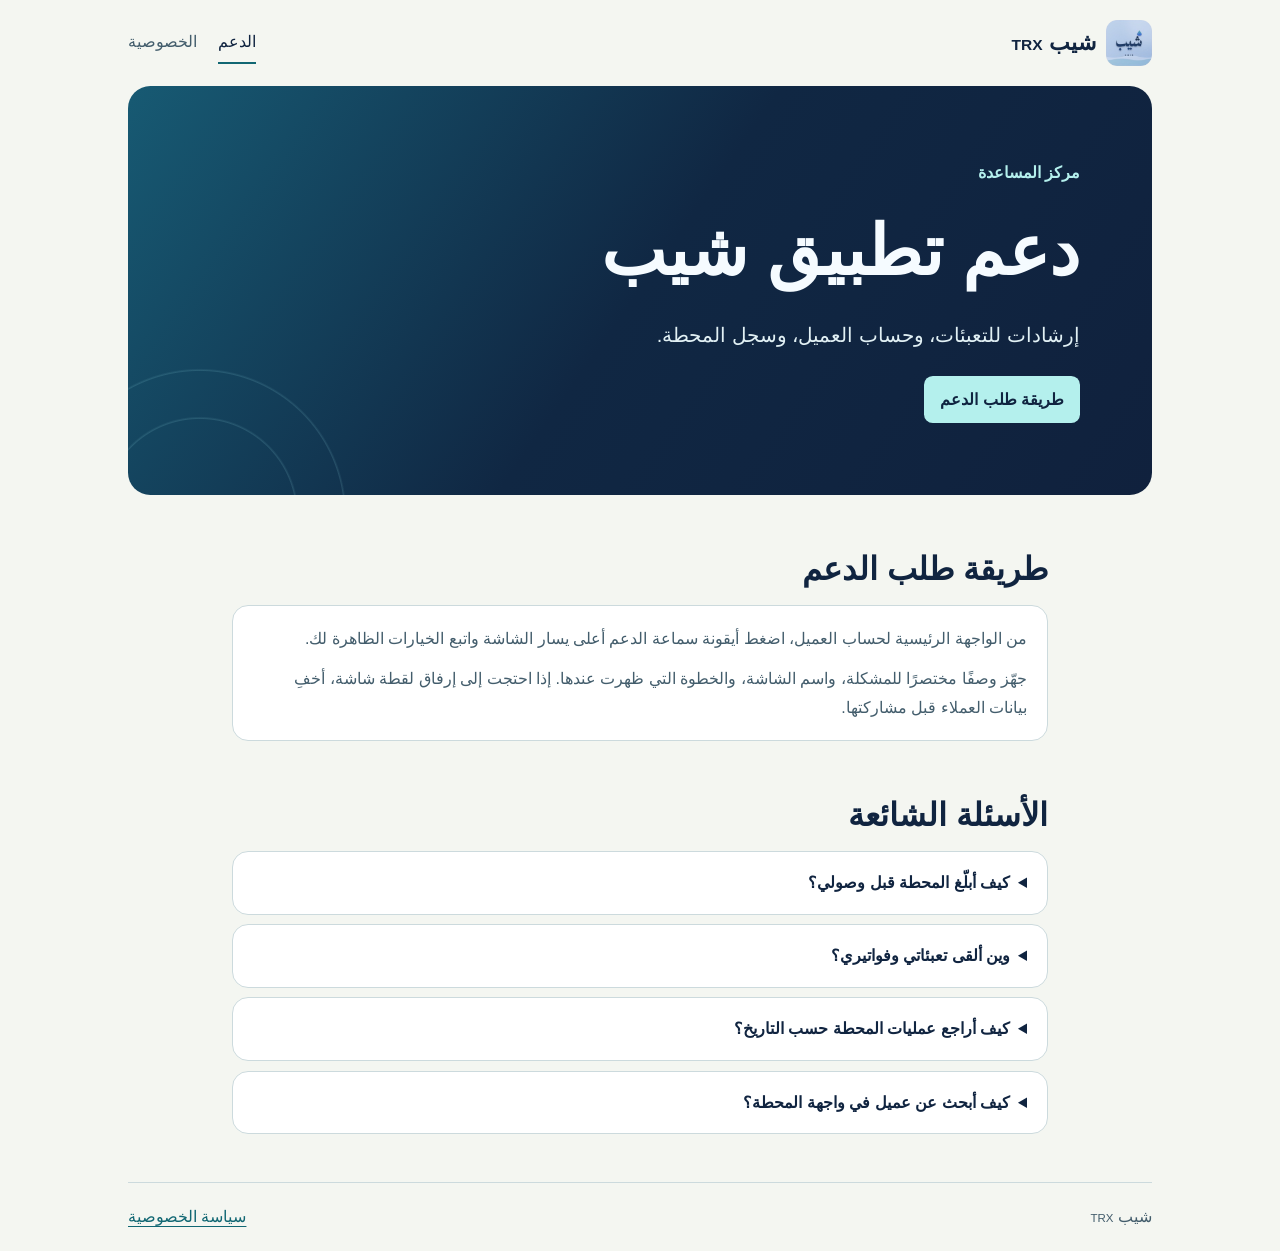
<file: index.html>
<!doctype html>
<html lang="ar" dir="rtl">
<head>
  <meta charset="utf-8">
  <meta name="viewport" content="width=device-width, initial-scale=1">
  <meta name="robots" content="noindex">
  <title>دعم شيب | TRX</title>
  <link rel="icon" href="assets/shib-icon.png" type="image/png">
  <link rel="stylesheet" href="assets/site.css">
</head>
<body>
  <a class="skip" href="#content">انتقل إلى المحتوى</a>
  <header class="shell topbar">
    <a class="brand" href="./"><img src="assets/shib-icon.png" alt="" width="46" height="46"><span>شيب <bdi>TRX</bdi></span></a>
    <nav aria-label="روابط الموقع">
      <a href="./" aria-current="page">الدعم</a>
      <a href="privacy/">الخصوصية</a>
    </nav>
  </header>
  <main class="shell" id="content">
    <section class="hero">
      <p class="eyebrow">مركز المساعدة</p>
      <h1>دعم تطبيق شيب</h1>
      <p class="intro">إرشادات للتعبئات، وحساب العميل، وسجل المحطة.</p>
      <a class="button" href="#help">طريقة طلب الدعم</a>
    </section>
    <section class="section" id="help">
      <h2>طريقة طلب الدعم</h2>
      <div class="card">
        <p>من الواجهة الرئيسية لحساب العميل، اضغط أيقونة سماعة الدعم أعلى يسار الشاشة واتبع الخيارات الظاهرة لك.</p>
        <p>جهّز وصفًا مختصرًا للمشكلة، واسم الشاشة، والخطوة التي ظهرت عندها. إذا احتجت إلى إرفاق لقطة شاشة، أخفِ بيانات العملاء قبل مشاركتها.</p>
      </div>
    </section>
    <section class="section" aria-labelledby="faq">
      <h2 id="faq">الأسئلة الشائعة</h2>
      <details><summary>كيف أبلّغ المحطة قبل وصولي؟</summary><p>من الرئيسية في حساب العميل، افتح بطاقة «أنا جاي أعبّي» واتبع الخطوات المعروضة داخل التطبيق.</p></details>
      <details><summary>وين ألقى تعبئاتي وفواتيري؟</summary><p>اختر «تعبئاتي» أو «فواتيري» من شريط التنقل في حساب العميل.</p></details>
      <details><summary>كيف أراجع عمليات المحطة حسب التاريخ؟</summary><p>في واجهة المحطة، افتح «السجل»، ثم اختر «العمليات» أو «الفواتير» وحدّد الشهر واليوم.</p></details>
      <details><summary>كيف أبحث عن عميل في واجهة المحطة؟</summary><p>افتح قسم «العملاء» واستخدم حقل البحث بالاسم أو رقم الجوال.</p></details>
    </section>
  </main>
  <footer class="shell footer"><span>شيب <bdi>TRX</bdi></span><a href="privacy/">سياسة الخصوصية</a></footer>
</body>
</html>
</file>
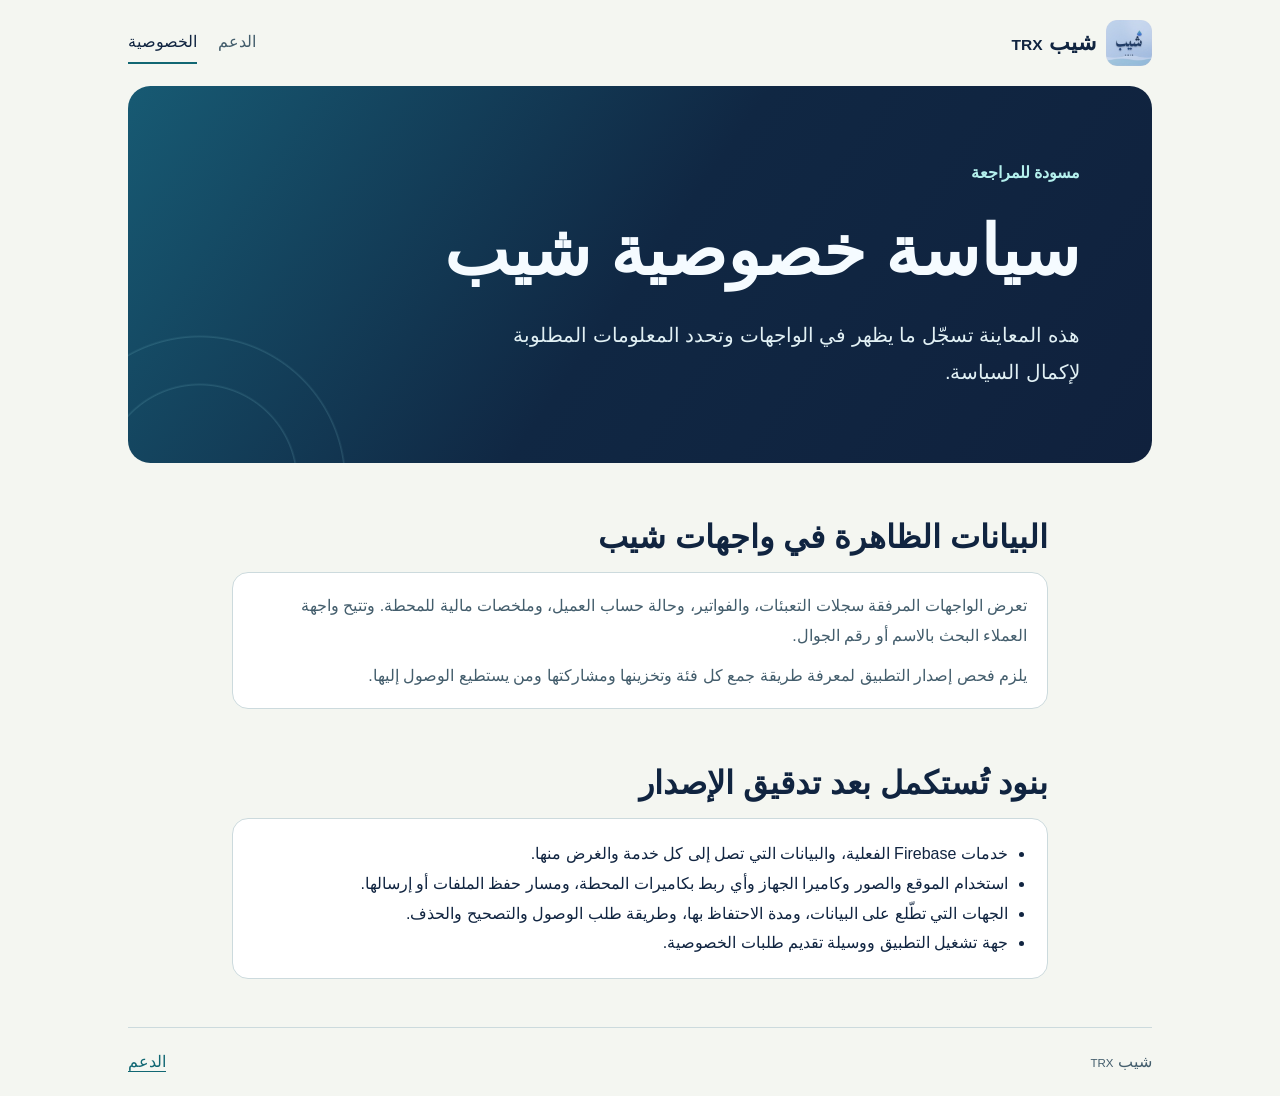
<file: privacy/index.html>
<!doctype html>
<html lang="ar" dir="rtl">
<head>
  <meta charset="utf-8">
  <meta name="viewport" content="width=device-width, initial-scale=1">
  <meta name="robots" content="noindex">
  <title>مسودة سياسة الخصوصية | شيب</title>
  <link rel="icon" href="../assets/shib-icon.png" type="image/png">
  <link rel="stylesheet" href="../assets/site.css">
</head>
<body>
  <a class="skip" href="#content">انتقل إلى المحتوى</a>
  <header class="shell topbar">
    <a class="brand" href="../"><img src="../assets/shib-icon.png" alt="" width="46" height="46"><span>شيب <bdi>TRX</bdi></span></a>
    <nav aria-label="روابط الموقع">
      <a href="../">الدعم</a>
      <a href="./" aria-current="page">الخصوصية</a>
    </nav>
  </header>
  <main class="shell" id="content">
    <section class="hero">
      <p class="eyebrow">مسودة للمراجعة</p>
      <h1>سياسة خصوصية شيب</h1>
      <p class="intro">هذه المعاينة تسجّل ما يظهر في الواجهات وتحدد المعلومات المطلوبة لإكمال السياسة.</p>
    </section>
    <section class="section" aria-labelledby="seen">
      <h2 id="seen">البيانات الظاهرة في واجهات شيب</h2>
      <div class="card">
        <p>تعرض الواجهات المرفقة سجلات التعبئات، والفواتير، وحالة حساب العميل، وملخصات مالية للمحطة. وتتيح واجهة العملاء البحث بالاسم أو رقم الجوال.</p>
        <p>يلزم فحص إصدار التطبيق لمعرفة طريقة جمع كل فئة وتخزينها ومشاركتها ومن يستطيع الوصول إليها.</p>
      </div>
    </section>
    <section class="section" aria-labelledby="pending">
      <h2 id="pending">بنود تُستكمل بعد تدقيق الإصدار</h2>
      <div class="card">
        <ul>
          <li>خدمات Firebase الفعلية، والبيانات التي تصل إلى كل خدمة والغرض منها.</li>
          <li>استخدام الموقع والصور وكاميرا الجهاز وأي ربط بكاميرات المحطة، ومسار حفظ الملفات أو إرسالها.</li>
          <li>الجهات التي تطّلع على البيانات، ومدة الاحتفاظ بها، وطريقة طلب الوصول والتصحيح والحذف.</li>
          <li>جهة تشغيل التطبيق ووسيلة تقديم طلبات الخصوصية.</li>
        </ul>
      </div>
    </section>
  </main>
  <footer class="shell footer"><span>شيب <bdi>TRX</bdi></span><a href="../">الدعم</a></footer>
</body>
</html>
</file>
<file: assets/site.css>
:root {
  color-scheme: light;
  --ink: #102440;
  --muted: #435d6c;
  --paper: #f4f6f1;
  --line: #ccdadd;
  --accent: #116773;
  --radius: 1rem;
  font-family: -apple-system, BlinkMacSystemFont, "Geeza Pro", "Noto Sans Arabic", "Segoe UI", Tahoma, Arial, sans-serif;
}

*, *::before, *::after { box-sizing: border-box; }
body { margin: 0; color: var(--ink); background: var(--paper); line-height: 1.85; }
a { color: var(--accent); text-underline-offset: .24em; }
a:focus-visible, summary:focus-visible { outline: 3px solid #278b92; outline-offset: 5px; }
.shell { width: min(100% - 2rem, 64rem); margin-inline: auto; }
.skip { position: absolute; inset: .5rem auto auto .5rem; background: white; padding: .4rem .8rem; transform: translateY(-150%); }
.skip:focus { transform: none; z-index: 2; }
.topbar, .footer { display: flex; justify-content: space-between; flex-wrap: wrap; align-items: center; gap: .9rem 1.5rem; }
.topbar { padding-block: 1.25rem; }
.brand { display: inline-flex; align-items: center; gap: .65rem; font-size: 1.35rem; font-weight: 800; color: var(--ink); text-decoration: none; }
.brand img { border-radius: .7rem; }
.brand bdi, .footer bdi { font-size: .72em; }
nav { display: flex; flex-wrap: wrap; gap: .9rem 1.3rem; }
nav a { color: var(--muted); padding-block: .3rem; text-decoration: none; }
nav [aria-current] { color: var(--ink); border-block-end: 2px solid var(--accent); }
.hero {
  border-radius: 1.4rem;
  padding: clamp(1.65rem, 6vw, 4.5rem);
  color: #f5fbff;
  background:
    radial-gradient(circle at 7% 105%, transparent 6rem, #9eeaf124 calc(6rem + 1px), transparent calc(6rem + 3px), transparent 9rem, #9eeaf124 calc(9rem + 1px), transparent calc(9rem + 3px)),
    linear-gradient(125deg, #175a73, #102743 50%, #10213d);
}
.eyebrow { margin: 0; color: #b4f0ed; font-weight: 700; }
h1 { font-size: clamp(2.2rem, 7vw, 4.3rem); line-height: 1.28; margin: .3em 0; }
.intro { max-width: 36rem; margin: 0; color: #e1f0f4; font-size: clamp(1rem, 2vw, 1.25rem); }
.button { display: inline-block; margin-block-start: 1.4rem; padding: .55rem 1rem; border-radius: .55rem; background: #b4f0ed; color: #102440; font-weight: 700; text-decoration: none; }
.section { margin: clamp(2rem, 5vw, 3.25rem) auto 0; max-width: 51rem; scroll-margin-top: 1.5rem; }
h2 { margin: 0 0 .8rem; font-size: clamp(1.4rem, 4vw, 2rem); line-height: 1.4; }
.card, details { padding: 1rem 1.25rem; background: #fff; border: 1px solid var(--line); border-radius: var(--radius); }
.card p, details p { margin: .1rem 0; color: var(--muted); }
.card p + p { margin-block-start: .65rem; }
.card ul { margin-block: .25rem; padding-inline-start: 1.2rem; }
details + details { margin-block-start: .6rem; }
summary { cursor: pointer; font-weight: 700; }
details p { margin-block-start: .6rem; }
.footer { border-block-start: 1px solid var(--line); margin-block-start: 3rem; padding-block: 1.2rem; color: var(--muted); }
</file>
